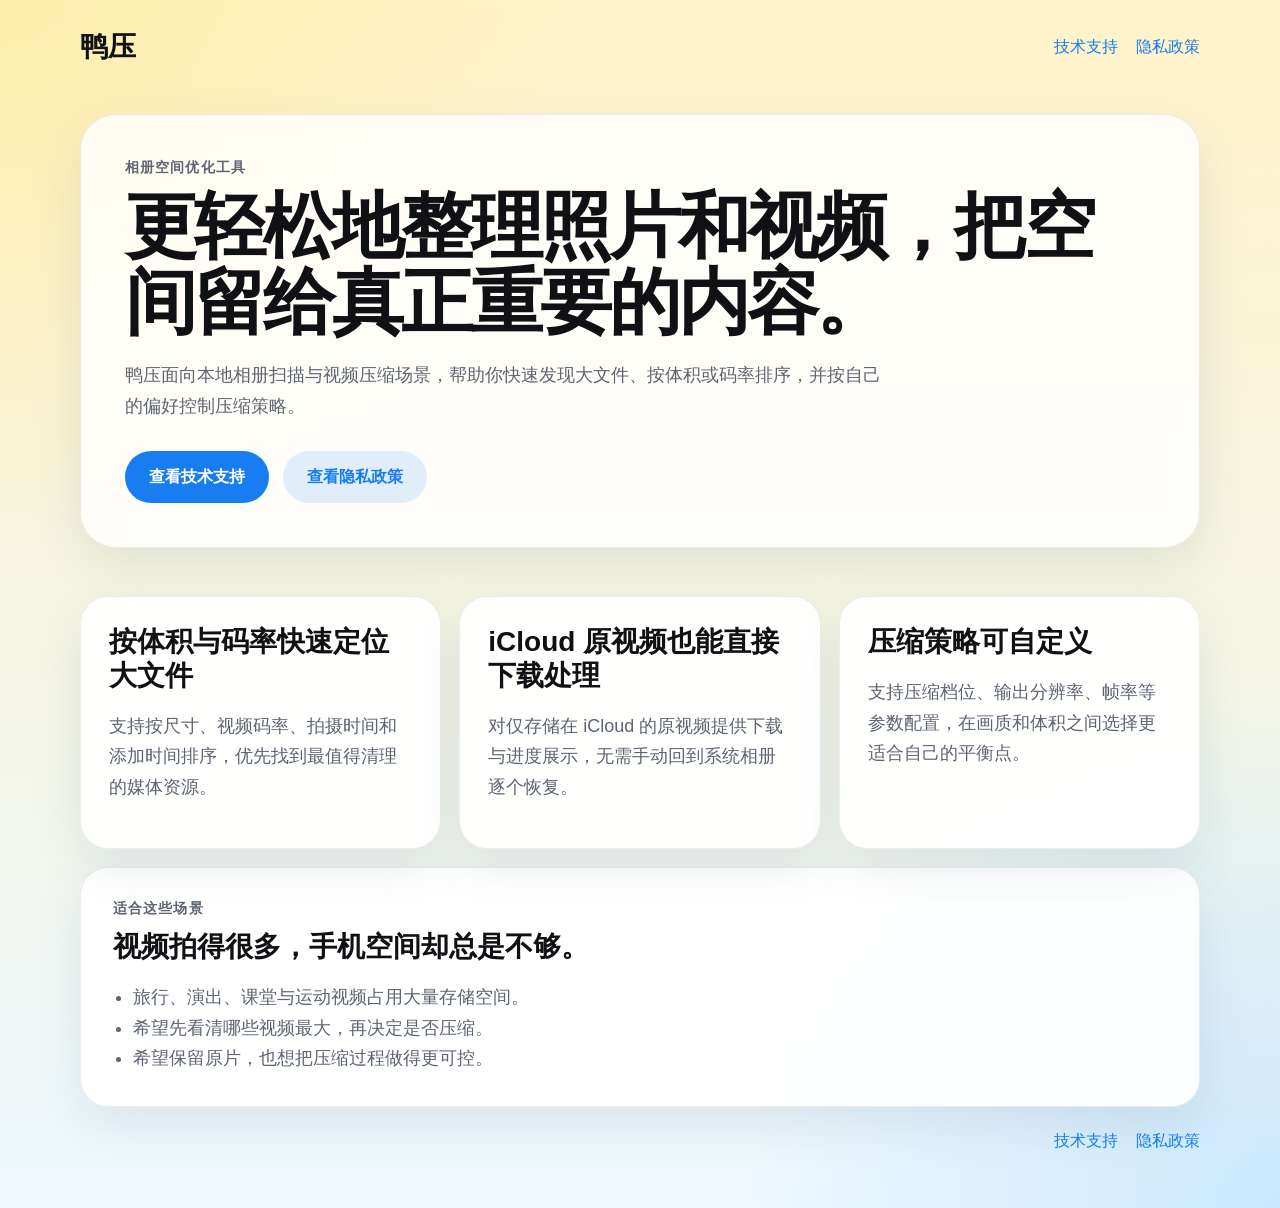
<file: index.html>
<!DOCTYPE html>
<html lang="zh-CN">
  <head>
    <meta charset="utf-8" />
    <meta name="viewport" content="width=device-width, initial-scale=1" />
    <title>鸭压 | 相册空间优化工具</title>
    <meta
      name="description"
      content="鸭压是一款面向 iPhone 相册的空间优化工具，支持按体积与码率排序、iCloud 原视频下载与自定义压缩。"
    />
    <link rel="stylesheet" href="./styles.css" />
  </head>
  <body>
    <header class="hero">
      <nav class="topbar">
        <a class="brand" href="./">鸭压</a>
        <div class="nav-links">
          <a href="./support/">技术支持</a>
          <a href="./privacy/">隐私政策</a>
        </div>
      </nav>
      <div class="hero-copy">
        <p class="eyebrow">相册空间优化工具</p>
        <h1>更轻松地整理照片和视频，把空间留给真正重要的内容。</h1>
        <p class="lead">
          鸭压面向本地相册扫描与视频压缩场景，帮助你快速发现大文件、按体积或码率排序，并按自己的偏好控制压缩策略。
        </p>
        <div class="cta-row">
          <a class="primary-button" href="./support/">查看技术支持</a>
          <a class="secondary-button" href="./privacy/">查看隐私政策</a>
        </div>
      </div>
    </header>

    <main>
      <section class="feature-grid">
        <article class="feature-card">
          <h2>按体积与码率快速定位大文件</h2>
          <p>
            支持按尺寸、视频码率、拍摄时间和添加时间排序，优先找到最值得清理的媒体资源。
          </p>
        </article>
        <article class="feature-card">
          <h2>iCloud 原视频也能直接下载处理</h2>
          <p>
            对仅存储在 iCloud 的原视频提供下载与进度展示，无需手动回到系统相册逐个恢复。
          </p>
        </article>
        <article class="feature-card">
          <h2>压缩策略可自定义</h2>
          <p>
            支持压缩档位、输出分辨率、帧率等参数配置，在画质和体积之间选择更适合自己的平衡点。
          </p>
        </article>
      </section>

      <section class="story-card">
        <div>
          <p class="eyebrow">适合这些场景</p>
          <h2>视频拍得很多，手机空间却总是不够。</h2>
        </div>
        <ul class="bullet-list">
          <li>旅行、演出、课堂与运动视频占用大量存储空间。</li>
          <li>希望先看清哪些视频最大，再决定是否压缩。</li>
          <li>希望保留原片，也想把压缩过程做得更可控。</li>
        </ul>
      </section>

      <section class="footer-links">
        <a href="./support/">技术支持</a>
        <a href="./privacy/">隐私政策</a>
      </section>
    </main>
  </body>
</html>
</file>
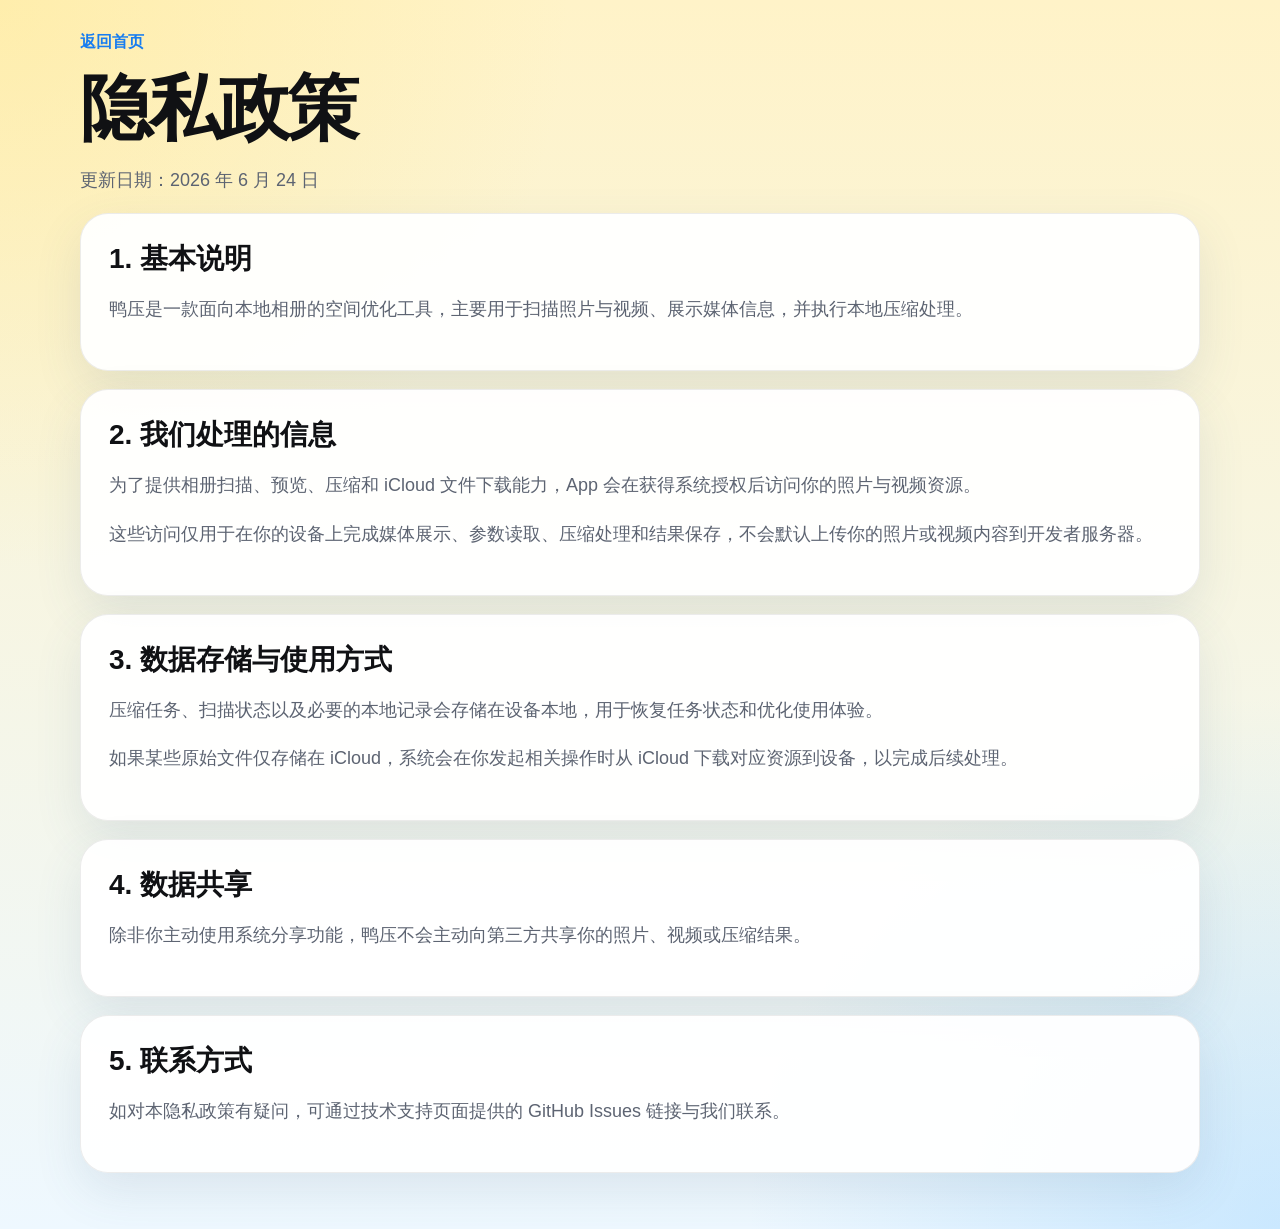
<file: privacy/index.html>
<!DOCTYPE html>
<html lang="zh-CN">
  <head>
    <meta charset="utf-8" />
    <meta name="viewport" content="width=device-width, initial-scale=1" />
    <title>鸭压 | 隐私政策</title>
    <meta name="description" content="鸭压 App 隐私政策页面。" />
    <link rel="stylesheet" href="../styles.css" />
  </head>
  <body>
    <main class="page-shell">
      <a class="back-link" href="../">返回首页</a>
      <h1>隐私政策</h1>
      <p class="page-lead">更新日期：2026 年 6 月 24 日</p>

      <section class="content-card">
        <h2>1. 基本说明</h2>
        <p>
          鸭压是一款面向本地相册的空间优化工具，主要用于扫描照片与视频、展示媒体信息，并执行本地压缩处理。
        </p>
      </section>

      <section class="content-card">
        <h2>2. 我们处理的信息</h2>
        <p>
          为了提供相册扫描、预览、压缩和 iCloud 文件下载能力，App 会在获得系统授权后访问你的照片与视频资源。
        </p>
        <p>
          这些访问仅用于在你的设备上完成媒体展示、参数读取、压缩处理和结果保存，不会默认上传你的照片或视频内容到开发者服务器。
        </p>
      </section>

      <section class="content-card">
        <h2>3. 数据存储与使用方式</h2>
        <p>
          压缩任务、扫描状态以及必要的本地记录会存储在设备本地，用于恢复任务状态和优化使用体验。
        </p>
        <p>
          如果某些原始文件仅存储在 iCloud，系统会在你发起相关操作时从 iCloud 下载对应资源到设备，以完成后续处理。
        </p>
      </section>

      <section class="content-card">
        <h2>4. 数据共享</h2>
        <p>
          除非你主动使用系统分享功能，鸭压不会主动向第三方共享你的照片、视频或压缩结果。
        </p>
      </section>

      <section class="content-card">
        <h2>5. 联系方式</h2>
        <p>
          如对本隐私政策有疑问，可通过技术支持页面提供的 GitHub Issues 链接与我们联系。
        </p>
      </section>
    </main>
  </body>
</html>
</file>
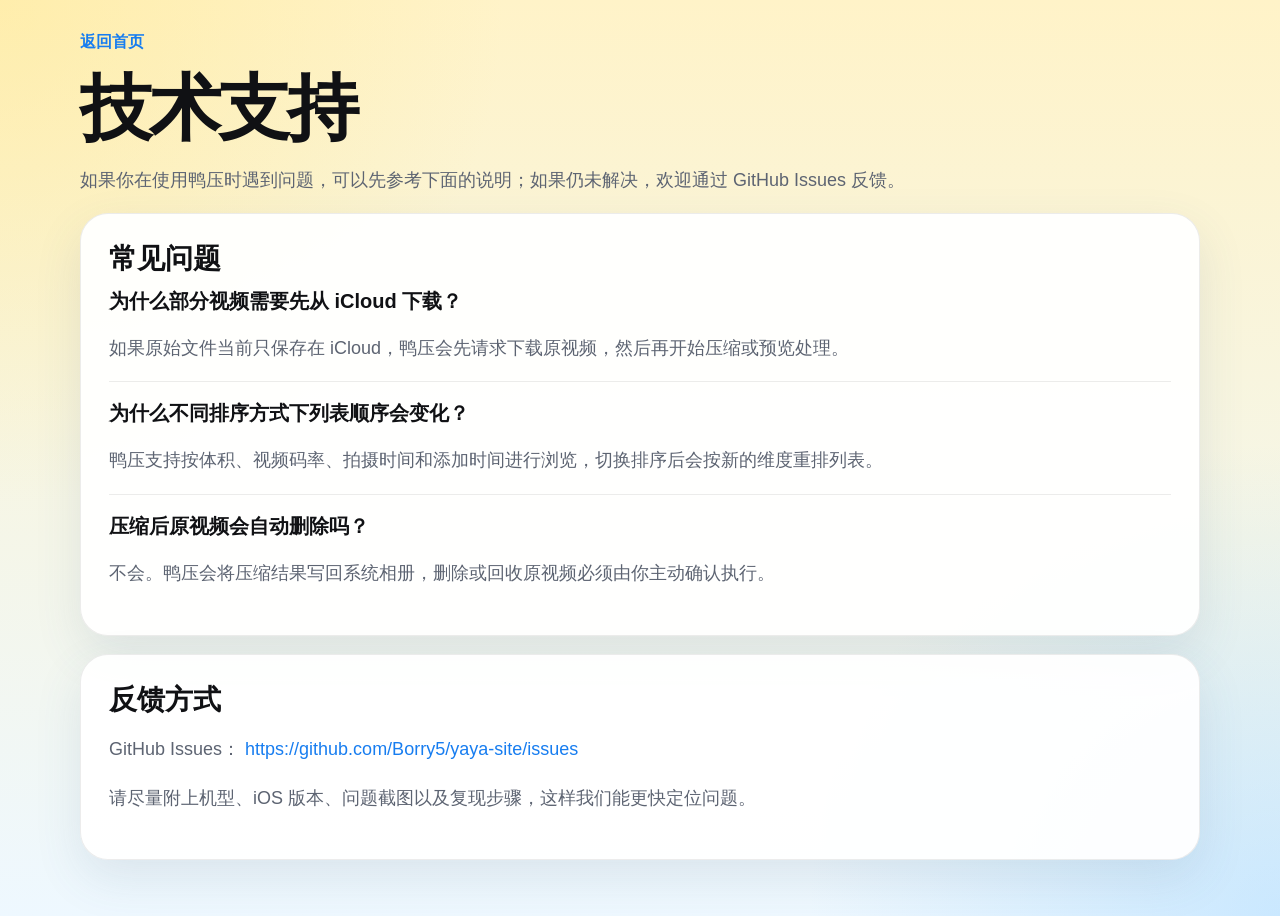
<file: support/index.html>
<!DOCTYPE html>
<html lang="zh-CN">
  <head>
    <meta charset="utf-8" />
    <meta name="viewport" content="width=device-width, initial-scale=1" />
    <title>鸭压 | 技术支持</title>
    <meta name="description" content="鸭压 App 技术支持页面。" />
    <link rel="stylesheet" href="../styles.css" />
  </head>
  <body>
    <main class="page-shell">
      <a class="back-link" href="../">返回首页</a>
      <h1>技术支持</h1>
      <p class="page-lead">
        如果你在使用鸭压时遇到问题，可以先参考下面的说明；如果仍未解决，欢迎通过 GitHub Issues 反馈。
      </p>

      <section class="content-card">
        <h2>常见问题</h2>
        <div class="faq-item">
          <h3>为什么部分视频需要先从 iCloud 下载？</h3>
          <p>
            如果原始文件当前只保存在 iCloud，鸭压会先请求下载原视频，然后再开始压缩或预览处理。
          </p>
        </div>
        <div class="faq-item">
          <h3>为什么不同排序方式下列表顺序会变化？</h3>
          <p>
            鸭压支持按体积、视频码率、拍摄时间和添加时间进行浏览，切换排序后会按新的维度重排列表。
          </p>
        </div>
        <div class="faq-item">
          <h3>压缩后原视频会自动删除吗？</h3>
          <p>
            不会。鸭压会将压缩结果写回系统相册，删除或回收原视频必须由你主动确认执行。
          </p>
        </div>
      </section>

      <section class="content-card">
        <h2>反馈方式</h2>
        <p>
          GitHub Issues：
          <a href="https://github.com/Borry5/yaya-site/issues">https://github.com/Borry5/yaya-site/issues</a>
        </p>
        <p>请尽量附上机型、iOS 版本、问题截图以及复现步骤，这样我们能更快定位问题。</p>
      </section>
    </main>
  </body>
</html>
</file>
<file: styles.css>
:root {
  --bg-top: #fff3c8;
  --bg-bottom: #eef8ff;
  --surface: rgba(255, 255, 255, 0.82);
  --surface-strong: rgba(255, 255, 255, 0.94);
  --text: #101114;
  --muted: #5d6472;
  --line: rgba(16, 17, 20, 0.08);
  --accent: #177df0;
  --accent-soft: rgba(23, 125, 240, 0.12);
  --shadow: 0 18px 48px rgba(69, 95, 129, 0.12);
}

* {
  box-sizing: border-box;
}

body {
  margin: 0;
  min-height: 100vh;
  color: var(--text);
  font-family: -apple-system, BlinkMacSystemFont, "PingFang SC", "Hiragino Sans GB",
    "Microsoft YaHei", sans-serif;
  background:
    radial-gradient(circle at top left, rgba(255, 232, 144, 0.5), transparent 32%),
    radial-gradient(circle at bottom right, rgba(126, 198, 255, 0.32), transparent 30%),
    linear-gradient(180deg, var(--bg-top), var(--bg-bottom));
}

a {
  color: var(--accent);
  text-decoration: none;
}

.hero,
.page-shell {
  width: min(1120px, calc(100% - 32px));
  margin: 0 auto;
}

.hero {
  padding: 28px 0 48px;
}

.topbar {
  display: flex;
  align-items: center;
  justify-content: space-between;
  gap: 16px;
  margin-bottom: 48px;
}

.brand {
  font-size: 28px;
  font-weight: 800;
  color: var(--text);
}

.nav-links {
  display: flex;
  gap: 18px;
  flex-wrap: wrap;
}

.hero-copy {
  padding: 44px;
  border: 1px solid var(--line);
  border-radius: 36px;
  background: var(--surface);
  backdrop-filter: blur(18px);
  box-shadow: var(--shadow);
}

.eyebrow {
  margin: 0 0 12px;
  color: var(--muted);
  font-size: 14px;
  font-weight: 700;
  letter-spacing: 0.08em;
  text-transform: uppercase;
}

h1 {
  margin: 0;
  font-size: clamp(40px, 7vw, 72px);
  line-height: 1.05;
  letter-spacing: -0.04em;
}

.lead,
.page-lead,
.feature-card p,
.content-card p,
.bullet-list li {
  color: var(--muted);
  font-size: 18px;
  line-height: 1.7;
}

.lead {
  max-width: 760px;
  margin: 20px 0 0;
}

.cta-row {
  display: flex;
  gap: 14px;
  flex-wrap: wrap;
  margin-top: 30px;
}

.primary-button,
.secondary-button {
  display: inline-flex;
  align-items: center;
  justify-content: center;
  min-height: 52px;
  padding: 0 24px;
  border-radius: 999px;
  font-size: 16px;
  font-weight: 700;
}

.primary-button {
  background: var(--accent);
  color: #fff;
}

.secondary-button {
  color: var(--accent);
  background: var(--accent-soft);
}

main {
  padding-bottom: 56px;
}

.feature-grid {
  width: min(1120px, calc(100% - 32px));
  margin: 0 auto;
  display: grid;
  grid-template-columns: repeat(3, minmax(0, 1fr));
  gap: 18px;
}

.feature-card,
.story-card,
.content-card {
  border: 1px solid var(--line);
  border-radius: 28px;
  background: var(--surface-strong);
  box-shadow: var(--shadow);
}

.feature-card {
  padding: 28px;
}

.feature-card h2,
.story-card h2,
.content-card h2 {
  margin: 0 0 12px;
  font-size: 28px;
  line-height: 1.2;
}

.story-card {
  width: min(1120px, calc(100% - 32px));
  margin: 18px auto 0;
  padding: 32px;
}

.bullet-list {
  margin: 18px 0 0;
  padding-left: 20px;
}

.footer-links {
  width: min(1120px, calc(100% - 32px));
  margin: 24px auto 0;
  display: flex;
  gap: 18px;
  justify-content: flex-end;
  flex-wrap: wrap;
}

.page-shell {
  padding: 32px 0 56px;
}

.back-link {
  display: inline-block;
  margin-bottom: 18px;
  font-weight: 700;
}

.content-card {
  margin-top: 18px;
  padding: 28px;
}

.faq-item + .faq-item {
  margin-top: 18px;
  padding-top: 18px;
  border-top: 1px solid var(--line);
}

.faq-item h3 {
  margin: 0 0 8px;
  font-size: 20px;
}

@media (max-width: 860px) {
  .feature-grid {
    grid-template-columns: 1fr;
  }

  .hero-copy {
    padding: 28px;
  }

  .topbar {
    margin-bottom: 28px;
  }
}
</file>
